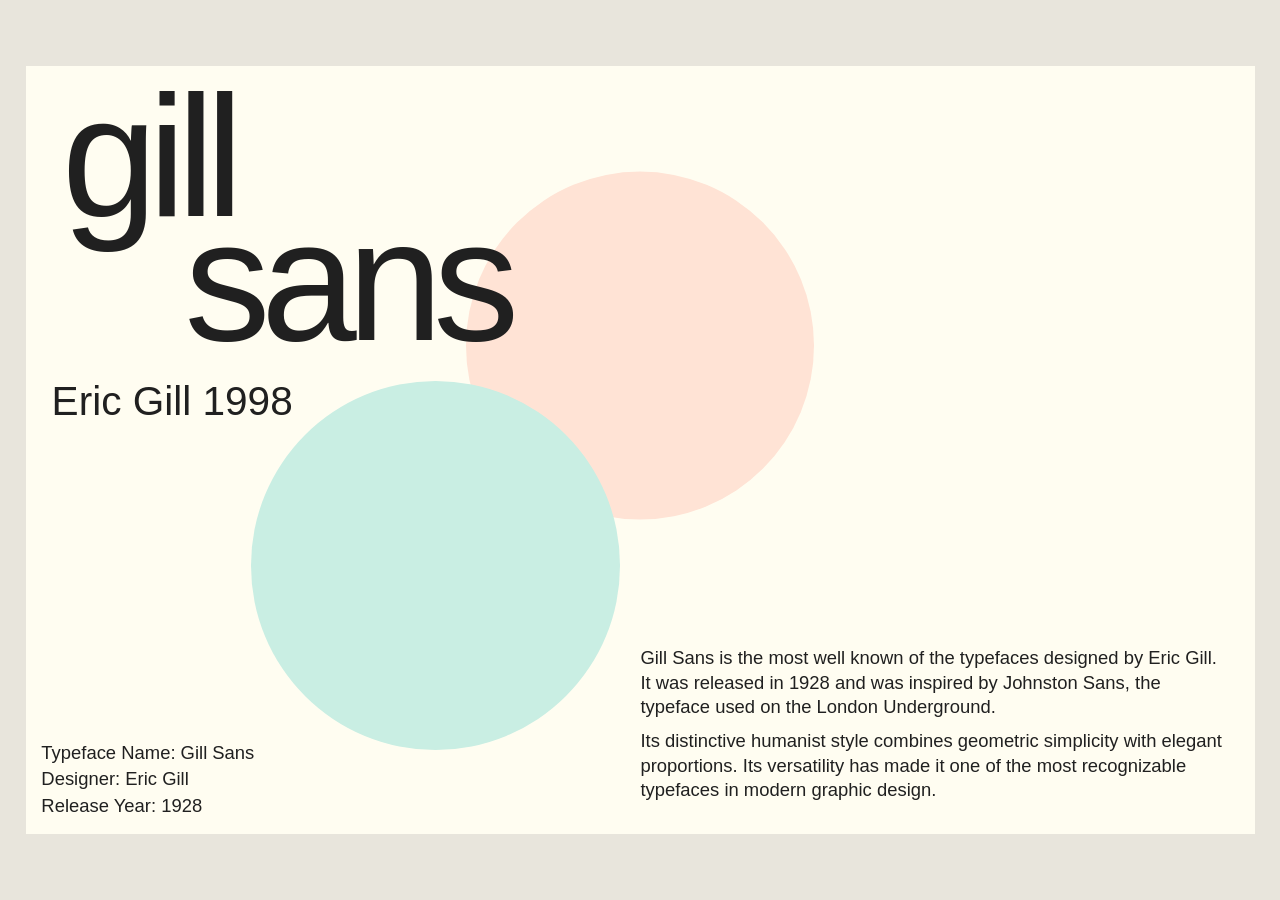
<file: design_1/code-1/index.html>
<!doctype html>
<html lang="ko">
  <head>
    <meta charset="UTF-8" />
    <meta name="viewport" content="width=device-width, initial-scale=1.0" />

    <title>Gill Sans Typography Poster</title>

    <link rel="stylesheet" href="style.css" />
  </head>

  <body>
    <main class="poster">
      <!-- 상단 메타 정보 -->
      <header class="poster-header">
        <span>TYPEFACE STUDY</span>
        <span>NO. 01 / 1928</span>
      </header>

      <!-- 메인 포스터 영역 -->
      <section class="poster-main">
        <!-- 원형 그래픽 -->
        <div class="circle circle-orange"></div>
        <div class="circle circle-mint"></div>

        <!-- 메인 타이포그래피 -->
        <div class="main-title">
          <h1>gill</h1>
          <h1 class="sans">sans</h1>
        </div>

        <!-- 디자이너 정보 -->
        <p class="designer">Eric Gill 1998</p>
      </section>

      <!-- 하단 정보 영역 -->
      <footer class="poster-footer">
        <!-- 폰트 기본 정보 -->
        <div class="font-info">
          <p>Typeface Name: Gill Sans</p>
          <p>Designer: Eric Gill</p>
          <p>Release Year: 1928</p>
        </div>

        <!-- 폰트 설명 -->
        <div class="description">
          <p>
            Gill Sans is the most well known of the typefaces designed by Eric
            Gill. It was released in 1928 and was inspired by Johnston Sans, the
            typeface used on the London Underground.
          </p>

          <p>
            Its distinctive humanist style combines geometric simplicity with
            elegant proportions. Its versatility has made it one of the most
            recognizable typefaces in modern graphic design.
          </p>
        </div>
      </footer>
    </main>
  </body>
</html>
</file>
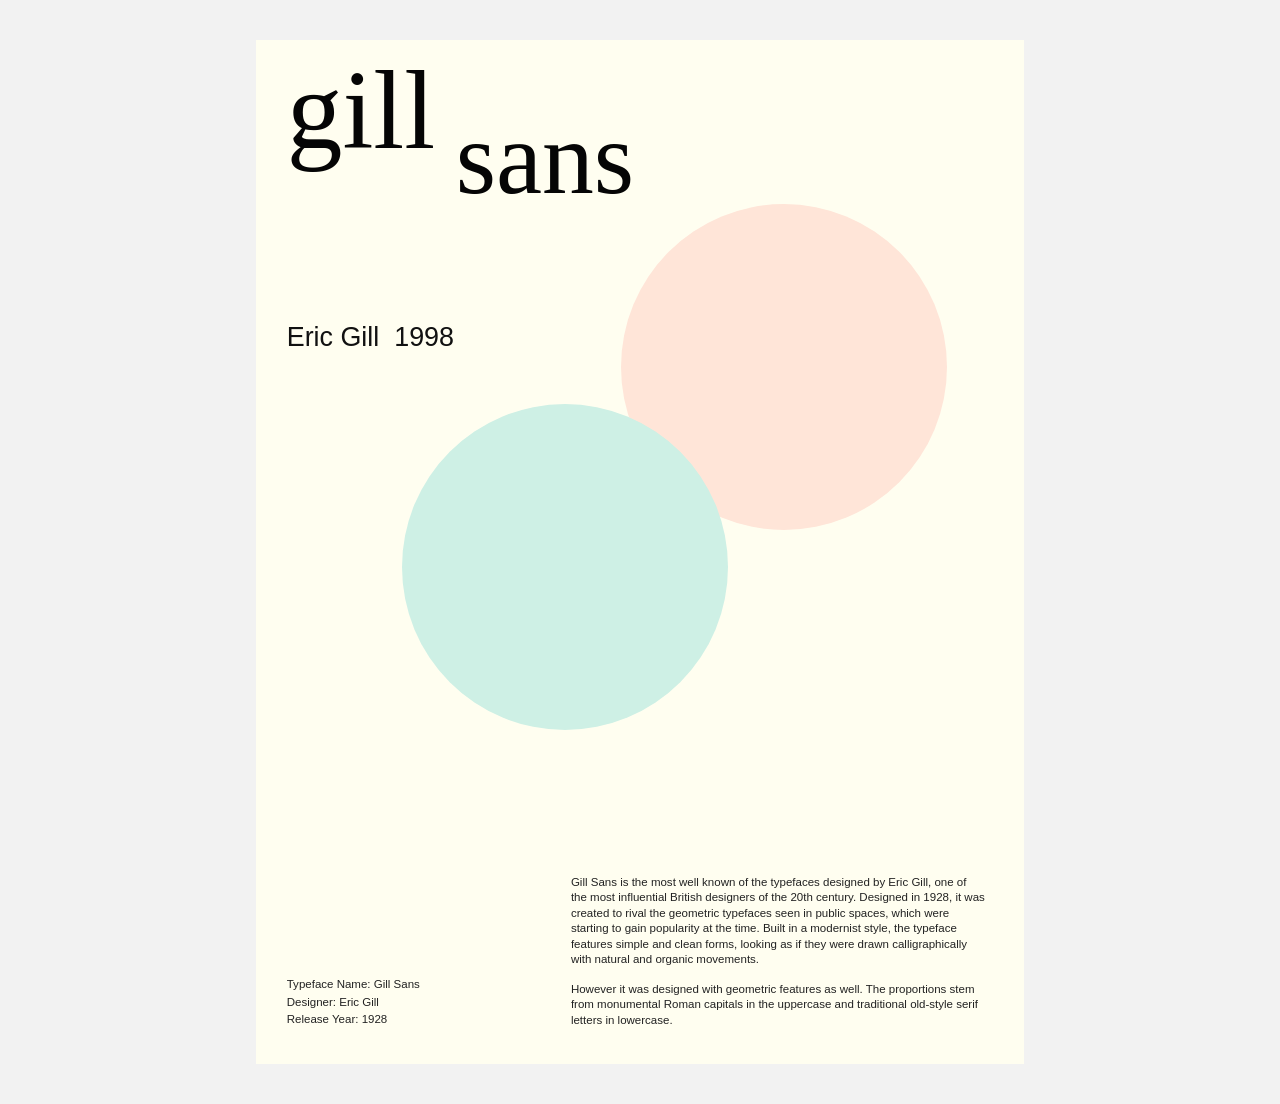
<file: design_1/code-2/index.html>
<!doctype html>
<html lang="en">
  <head>
    <meta charset="UTF-8" />
    <meta name="viewport" content="width=device-width, initial-scale=1.0" />
    <title>Gill Sans Typeface</title>
    <link rel="stylesheet" href="style.css" />
  </head>

  <body>
    <main class="page">
      <section class="poster">
        <!-- 제목 -->
        <div class="title-gill">gill</div>
        <div class="title-sans">sans</div>

        <!-- 서브 타이틀 -->
        <div class="subtitle">Eric Gill&nbsp; 1998</div>

        <!-- 원형 도형 -->
        <div class="circle circle-peach"></div>
        <div class="circle circle-mint"></div>

        <!-- 하단 왼쪽 정보 -->
        <div class="poster-info">
          <p>Typeface Name: Gill Sans</p>
          <p>Designer: Eric Gill</p>
          <p>Release Year: 1928</p>
        </div>

        <!-- 하단 본문 -->
        <div class="description">
          <p>
            Gill Sans is the most well known of the typefaces designed by Eric
            Gill, one of the most influential British designers of the 20th
            century. Designed in 1928, it was created to rival the geometric
            typefaces seen in public spaces, which were starting to gain
            popularity at the time. Built in a modernist style, the typeface
            features simple and clean forms, looking as if they were drawn
            calligraphically with natural and organic movements.
          </p>

          <p>
            However it was designed with geometric features as well. The
            proportions stem from monumental Roman capitals in the uppercase and
            traditional old-style serif letters in lowercase.
          </p>
        </div>
      </section>
    </main>
  </body>
</html>
</file>
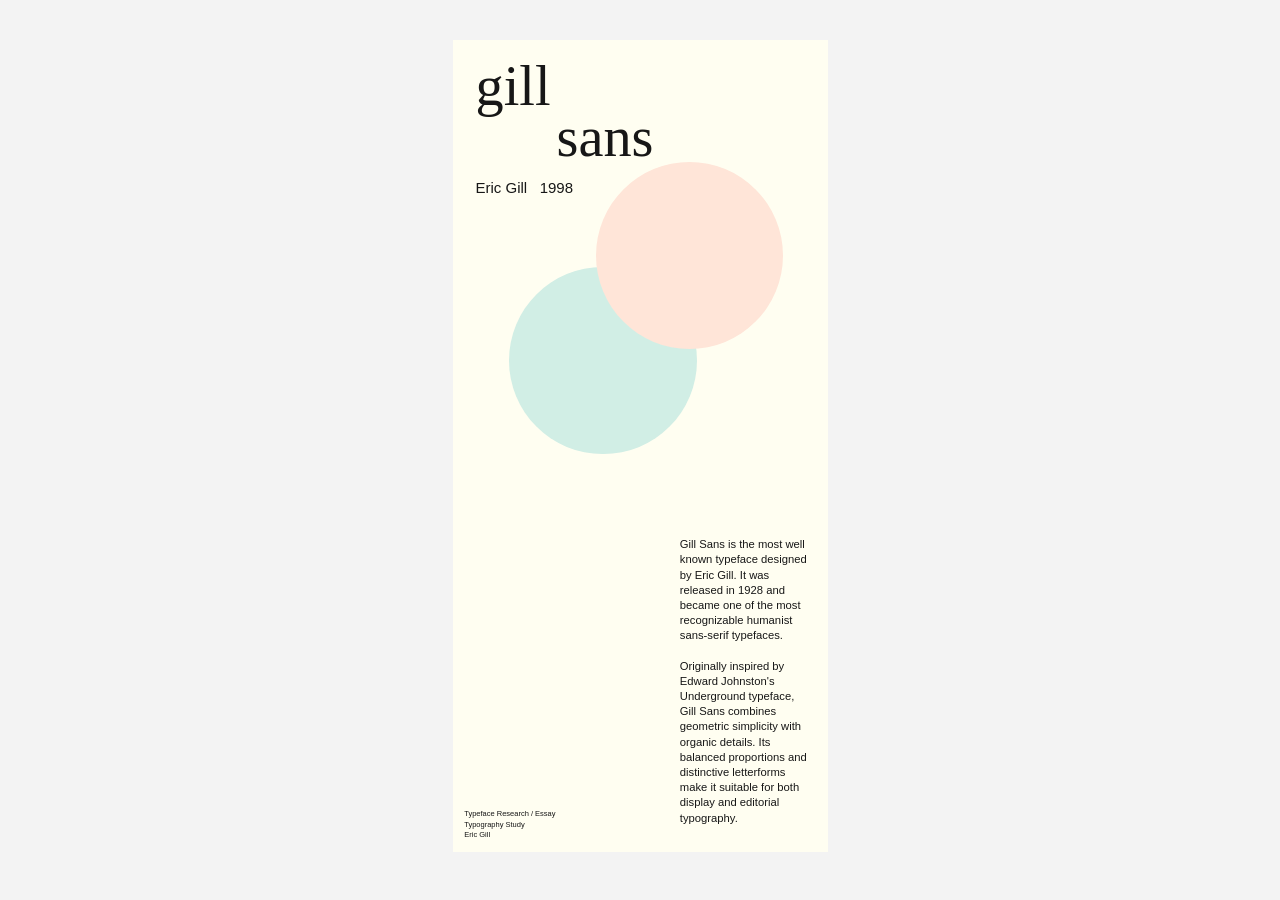
<file: design_1/code-3/index.html>
<!doctype html>
<html lang="ko">
  <head>
    <meta charset="UTF-8" />
    <meta name="viewport" content="width=device-width, initial-scale=1.0" />
    <title>Gill Sans Typography</title>
    <link rel="stylesheet" href="style.css" />
  </head>

  <body>
    <main class="page">
      <!-- Frame 30 : Poster -->
      <section class="poster">
        <!-- Frame 24 -->
        <header class="poster-header">
          <!-- Frame 23 -->
          <div class="title-group">
            <div class="title-gill">gill</div>
            <div class="title-sans">sans</div>
          </div>

          <!-- Frame 25 -->
          <div class="artist-info">Eric Gill&nbsp;&nbsp; 1998</div>
        </header>

        <!-- Frame 26 + Frame 27 -->
        <div class="circle-stage">
          <div class="circle circle-mint"></div>

          <div class="circle circle-peach"></div>
        </div>

        <!-- Frame 28 -->
        <section class="content-area">
          <div class="description">
            Gill Sans is the most well known typeface designed by Eric Gill. It
            was released in 1928 and became one of the most recognizable
            humanist sans-serif typefaces.

            <br /><br />

            Originally inspired by Edward Johnston's Underground typeface, Gill
            Sans combines geometric simplicity with organic details. Its
            balanced proportions and distinctive letterforms make it suitable
            for both display and editorial typography.
          </div>
        </section>

        <!-- Frame 29 + Footer -->
        <footer class="bottom-info">
          <div class="typeface-name">Typeface Name: Gill Sans Design</div>

          <div class="footer-info">
            Typeface Research / Essay<br />
            Typography Study<br />
            Eric Gill
          </div>
        </footer>
      </section>
    </main>
  </body>
</html>
</file>
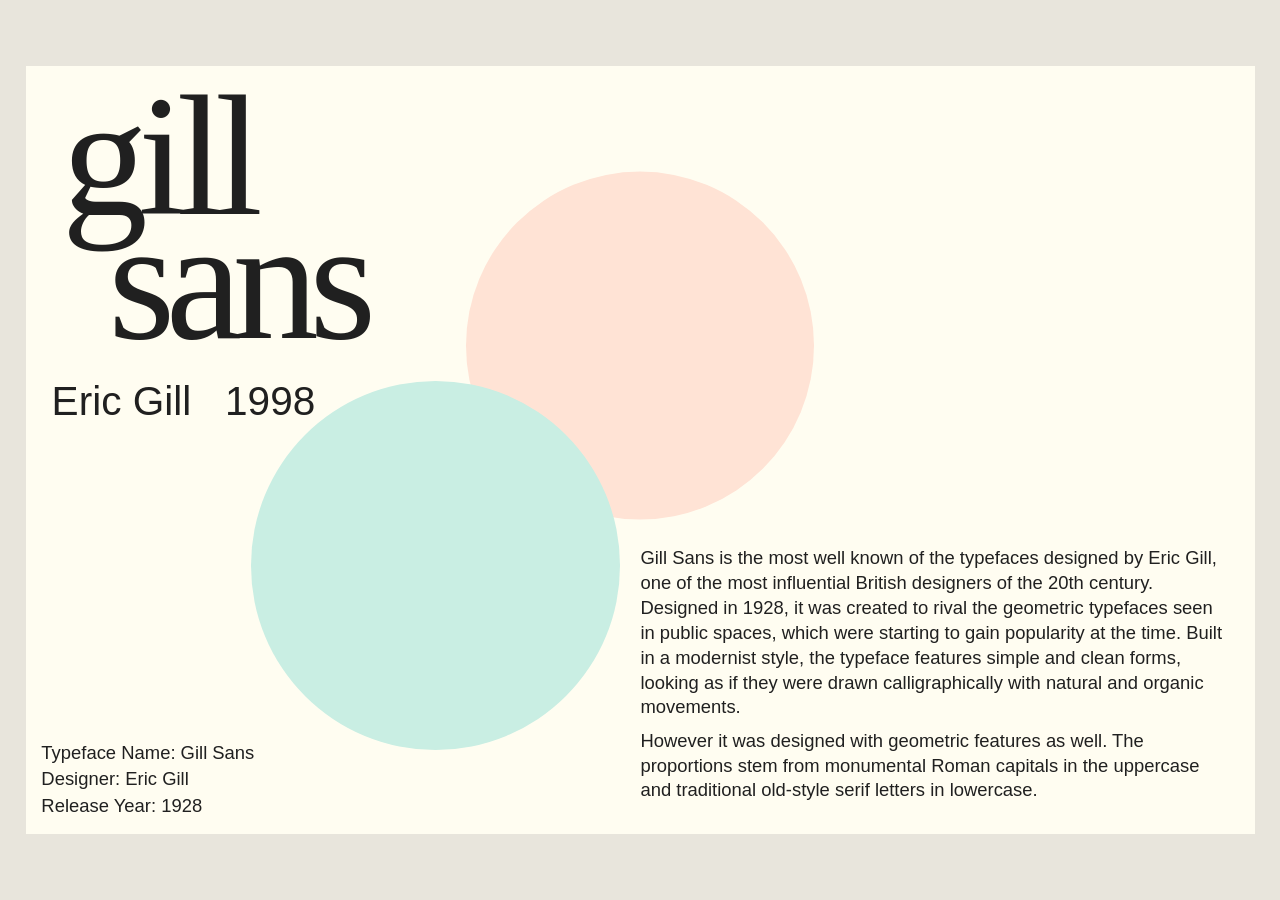
<file: design_1/wep-p/index.html>
<!doctype html>
<html lang="ko">
  <head>
    <meta charset="UTF-8" />
    <meta name="viewport" content="width=device-width, initial-scale=1.0" />
    <title>Gill Sans Typography</title>
    <link rel="stylesheet" href="style.css" />
  </head>

  <body>
    <main class="page">
      <section class="poster">
        <!-- MAIN GRID -->
        <div class="poster-main">
          <!-- TITLE -->
          <header class="main-title">
            <h1>
              <span class="gill">gill</span>
              <span class="sans">sans</span>
            </h1>
          </header>

          <!-- CIRCLE GRAPHICS -->
          <div class="circle-stage">
            <div class="circle circle-orange"></div>
            <div class="circle circle-mint"></div>
          </div>

          <!-- DESIGNER -->
          <div class="designer">Eric Gill&nbsp;&nbsp; 1998</div>
        </div>

        <!-- FOOTER GRID -->
        <footer class="poster-footer">
          <!-- FONT INFORMATION -->
          <div class="font-info">
            <p>Typeface Name: Gill Sans</p>
            <p>Designer: Eric Gill</p>
            <p>Release Year: 1928</p>
          </div>

          <!-- DESCRIPTION -->
          <div class="description">
            <p>
              Gill Sans is the most well known of the typefaces designed by Eric
              Gill, one of the most influential British designers of the 20th
              century. Designed in 1928, it was created to rival the geometric
              typefaces seen in public spaces, which were starting to gain
              popularity at the time. Built in a modernist style, the typeface
              features simple and clean forms, looking as if they were drawn
              calligraphically with natural and organic movements.
            </p>

            <p>
              However it was designed with geometric features as well. The
              proportions stem from monumental Roman capitals in the uppercase
              and traditional old-style serif letters in lowercase.
            </p>
          </div>
        </footer>
      </section>
    </main>
  </body>
</html>
</file>
<file: design_1/code-1/style.css>
/* =========================================
   1. RESET & BASIC
========================================= */

* {
  margin: 0;
  padding: 0;
  box-sizing: border-box;
}

body {
  background: #e8e5dc;
  font-family: "Gill Sans", "Gill Sans MT", sans-serif;
  color: #202020;

  min-height: 100svh;
  padding: clamp(8px, 2vw, 30px);

  display: grid;
  place-items: center;
}

/* =========================================
   2. POSTER FRAME
   Figma 1440 x 900 비율
========================================= */

.poster {
  width: min(100%, 160svh);
  aspect-ratio: 8 / 5;

  background: #fffdf1;

  display: grid;
  grid-template-columns: repeat(12, minmax(0, 1fr));
  grid-template-rows: repeat(10, minmax(0, 1fr));

  position: relative;
  overflow: hidden;

  container-type: inline-size;
}

/* 피그마 레이어에 상단 헤더가 없으므로 숨김 */

.poster-header {
  display: none;
}

/* =========================================
   3. MAIN GRID
========================================= */

.poster-main {
  grid-area: 1 / 1 / -1 / -1;

  display: grid;

  grid-template-columns: repeat(12, minmax(0, 1fr));
  grid-template-rows: repeat(10, minmax(0, 1fr));

  position: relative;
  min-width: 0;
  min-height: 0;
}

/* =========================================
   4. CIRCLE GRAPHICS
========================================= */

.circle {
  aspect-ratio: 1 / 1;
  border-radius: 50%;

  position: relative;
}

/* Orange Circle */

.circle-orange {
  background: #ffe3d5;

  grid-column: 5 / 9;
  grid-row: 5 / 7;

  width: 85%;

  align-self: center;
  justify-self: center;

  transform: translateY(-30%);

  z-index: 1;
}

/* Mint Circle */

.circle-mint {
  background: #c9eee3;

  grid-column: 3 / 7;
  grid-row: 5 / 10;

  width: 90%;

  align-self: center;
  justify-self: center;

  z-index: 2;
}

/* =========================================
   5. MAIN TITLE
========================================= */

.main-title {
  grid-column: 1 / 8;
  grid-row: 1 / 6;

  display: flex;
  flex-direction: column;
  justify-content: flex-start;

  padding-top: 4%;
  padding-left: 5%;

  position: relative;
  z-index: 3;

  line-height: 0.72;
  min-width: 0;
}

.main-title h1 {
  font-size: clamp(20px, 14cqw, 210px);

  font-weight: 400;
  letter-spacing: -0.055em;

  text-transform: lowercase;
  white-space: nowrap;
}

.main-title .sans {
  margin-left: 18%;
}

/* =========================================
   6. DESIGNER INFORMATION
========================================= */

.designer {
  grid-column: 1 / 6;
  grid-row: 5 / 7;

  position: relative;
  z-index: 4;

  align-self: start;

  padding-left: 5%;
  padding-top: 1%;

  font-size: clamp(10px, 3.3cqw, 48px);
  font-weight: 400;

  white-space: nowrap;
}

/* =========================================
   7. FOOTER GRID
   Pile Pattern
========================================= */

.poster-footer {
  grid-area: 1 / 1 / -1 / -1;

  display: grid;

  grid-template-columns: repeat(12, minmax(0, 1fr));
  grid-template-rows: repeat(10, minmax(0, 1fr));

  position: relative;
  z-index: 5;

  pointer-events: none;
}

.poster-footer > div {
  pointer-events: auto;
}

/* =========================================
   8. FONT INFORMATION
========================================= */

.font-info {
  grid-column: 1 / 4;
  grid-row: 9 / 11;

  display: flex;
  flex-direction: column;

  justify-content: flex-end;
  gap: 1%;

  padding-left: 5%;
  padding-bottom: 5%;

  font-size: clamp(7px, 1.5cqw, 20px);
  line-height: 1.35;
}

/* =========================================
   9. DESCRIPTION
========================================= */

.description {
  grid-column: 7 / 13;
  grid-row: 7 / 11;

  display: flex;
  flex-direction: column;

  justify-content: flex-end;
  gap: 3%;

  padding-right: 4%;
  padding-bottom: 5%;

  font-size: clamp(7px, 1.5cqw, 20px);
  line-height: 1.35;

  max-width: 100%;
}

/* =========================================
   10. TABLET
========================================= */

@media (max-width: 768px) {
  .poster {
    width: 100%;
    aspect-ratio: 8 / 5;
  }

  .main-title {
    grid-column: 1 / 8;
    grid-row: 1 / 6;

    padding-left: 4%;
  }

  .main-title h1 {
    font-size: 14cqw;
  }

  .main-title .sans {
    margin-left: 16%;
  }

  .circle-orange {
    grid-column: 5 / 10;
    grid-row: 1 / 6;
  }

  .circle-mint {
    grid-column: 3 / 8;
    grid-row: 5 / 10;
  }

  .designer {
    grid-column: 1 / 6;
    grid-row: 5 / 7;

    padding-left: 4%;
  }

  .font-info {
    grid-column: 1 / 5;
    grid-row: 9 / 11;
  }

  .description {
    grid-column: 6 / 13;
    grid-row: 7 / 11;
  }
}

/* =========================================
   11. MOBILE
========================================= */

@media (max-width: 480px) {
  body {
    padding: 10px;
  }

  .poster {
    width: 100%;
    aspect-ratio: 4 / 5;

    grid-template-columns: repeat(4, minmax(0, 1fr));
    grid-template-rows: repeat(10, minmax(0, 1fr));
  }

  .poster-main {
    grid-template-columns: repeat(4, minmax(0, 1fr));
    grid-template-rows: repeat(10, minmax(0, 1fr));
  }

  .main-title {
    grid-column: 1 / 5;
    grid-row: 2 / 6;

    padding-left: 3%;
    padding-top: 5%;
  }

  .main-title h1 {
    font-size: 17cqw;
  }

  .main-title .sans {
    margin-left: 12%;
  }

  .circle-orange {
    grid-column: 3 / 5;
    grid-row: 1 / 5;

    width: 95%;
  }

  .circle-mint {
    grid-column: 2 / 5;
    grid-row: 4 / 7;

    width: 90%;
  }

  .designer {
    grid-column: 1 / 5;
    grid-row: 6 / 7;

    padding-left: 12%;
    padding-top: 0;

    font-size: 4cqw;
  }

  .poster-footer {
    grid-template-columns: repeat(4, minmax(0, 1fr));
    grid-template-rows: repeat(10, minmax(0, 1fr));
  }

  .font-info {
    grid-column: 1 / 5;
    grid-row: 8 / 9;

    padding-left: 3%;
    padding-bottom: 0;

    font-size: 2.8cqw;
  }

  .description {
    grid-column: 1 / 5;
    grid-row: 9 / 11;

    padding: 0 3% 3%;

    font-size: 2.8cqw;
    line-height: 1.3;
  }
}

/* =========================================
   12. LANDSCAPE
========================================= */

@media (orientation: landscape) and (max-height: 500px) {
  .poster {
    width: min(100%, 160svh);
  }
}
</file>
<file: design_1/code-2/style.css>
/* =====================================
   1. RESET
===================================== */

* {
  margin: 0;
  padding: 0;
  box-sizing: border-box;
}

body {
  background: #f2f2f2;
  font-family: Arial, sans-serif;
}

/* =====================================
   2. PAGE
===================================== */

.page {
  width: 100%;
  min-height: 100vh;

  display: flex;
  justify-content: center;
  align-items: center;

  padding: 40px 20px;
}

/* =====================================
   3. POSTER - PARENT FRAME
===================================== */

.poster {
  width: 100%;
  max-width: 768px;

  aspect-ratio: 3 / 4;

  position: relative;
  container-type: inline-size;

  overflow: hidden;

  background-color: #fffef0;
}

/* =====================================
   4. MAIN TITLE
===================================== */

.title-gill {
  position: absolute;

  top: 2.5%;
  left: 4%;

  font-family: "Times New Roman", serif;
  font-size: 14.5cqw;
  line-height: 0.8;

  color: #050505;
}

.title-sans {
  position: absolute;

  top: 7.5%;
  left: 26%;

  font-family: "Times New Roman", serif;
  font-size: 13.5cqw;
  line-height: 0.8;

  color: #050505;
}

/* =====================================
   5. SUBTITLE
===================================== */

.subtitle {
  position: absolute;

  top: 27.5%;
  left: 4%;

  font-family: "Gill Sans", "Arial", sans-serif;
  font-size: 3.5cqw;

  color: #111;
}

/* =====================================
   6. CIRCLES
===================================== */

.circle {
  position: absolute;

  width: 42.5%;
  aspect-ratio: 1 / 1;

  border-radius: 50%;
}

/* Peach Circle */

.circle-peach {
  top: 16%;
  left: 47.5%;

  background-color: #ffe5d8;
}

/* Mint Circle */

.circle-mint {
  top: 35.5%;
  left: 19%;

  background-color: #cef0e5;
}

/* =====================================
   7. BOTTOM LEFT INFORMATION
===================================== */

.poster-info {
  position: absolute;

  left: 4%;
  bottom: 3.5%;

  width: 32%;

  font-family: Arial, sans-serif;
  font-size: 1.5cqw;
  line-height: 1.5;

  color: #222;
}

/* =====================================
   8. DESCRIPTION
===================================== */

.description {
  position: absolute;

  left: 41%;
  bottom: 3.5%;

  width: 54%;

  font-family: Arial, sans-serif;
  font-size: 1.5cqw;
  line-height: 1.35;

  color: #222;
}

.description p + p {
  margin-top: 1.2em;
}

/* =====================================
   9. RESPONSIVE
===================================== */

@media (max-width: 480px) {
  .page {
    padding: 20px 12px;
  }
}
</file>
<file: design_1/code-3/style.css>
/* ========================================
   1. RESET
======================================== */

* {
  margin: 0;
  padding: 0;
  box-sizing: border-box;
}

html,
body {
  width: 100%;
  min-height: 100%;
}

body {
  background: #f3f3f3;
  color: #171717;
  font-family: Arial, sans-serif;
}

/* ========================================
   2. PAGE
======================================== */

.page {
  width: 100%;
  min-height: 100vh;

  display: flex;
  justify-content: center;
  align-items: flex-start;

  padding: 40px 20px;
}

/* ========================================
   3. FRAME 30 : POSTER
======================================== */

.poster {
  width: 100%;
  max-width: 375px;

  aspect-ratio: 375 / 812;

  container-type: size;

  background: #fffef1;

  position: relative;
  overflow: hidden;

  display: grid;

  grid-template-rows:
    15%
    37%
    34%
    14%;
}

/* ========================================
   4. FRAME 24 : HEADER
======================================== */

.poster-header {
  grid-row: 1;

  width: 100%;
  height: 100%;

  padding-left: 6%;
  padding-top: 6%;

  display: flex;
  flex-direction: column;
  align-items: flex-start;
}

.title-group {
  width: 100%;

  font-family: Georgia, "Times New Roman", serif;
  font-weight: 200;

  line-height: 0.85;
}

.title-gill {
  font-size: 15cqw;
}

.title-sans {
  font-size: 15cqw;

  margin-left: 23%;
  margin-top: 1%;
}

.artist-info {
  font-size: 4cqw;

  margin-top: 5%;
  font-family: Arial, sans-serif;
}

/* ========================================
   5. FRAME 26 + 27 : CIRCLES
======================================== */

.circle-stage {
  grid-row: 2;

  width: 100%;
  height: 100%;

  position: relative;
}

.circle {
  position: absolute;

  width: 50%;
  aspect-ratio: 1 / 1;

  border-radius: 50%;
}

.circle-mint {
  background: #d1eee5;

  left: 15%;
  top: 35%;
}

.circle-peach {
  background: #ffe5d8;

  left: 38%;
  top: 0;
}

/* ========================================
   6. FRAME 28 : DESCRIPTION
======================================== */

.content-area {
  grid-row: 3;

  width: 100%;
  height: 100%;

  display: flex;
  justify-content: flex-end;
  align-items: flex-start;

  padding-top: 20%;
  padding-right: 4%;
}

.description {
  width: 27%;

  font-family: Arial, sans-serif;
  font-size: 3cqw;
  line-height: 1.35;

  text-align: left;
  overflow-wrap: break-word;
}

.description {
  width: 37%;

  font-family: Arial, sans-serif;

  font-size: qw;
  line-height: 1.35;

  text-align: left;

  overflow-wrap: break-word;
}

/* ========================================
   7. FRAME 29 : BOTTOM INFO
======================================== */

.bottom-info {
  grid-row: 4;

  width: 100%;
  height: 100%;

  padding-left: 3%;
  padding-bottom: 3%;

  display: flex;
  flex-direction: column;

  justify-content: flex-end;
  align-items: flex-start;

  gap: 5%;
}

.typeface-name {
  font-size: 0cqw;
  line-height: 1.3;
}

.footer-info {
  font-size: 2cqw;
  line-height: 1.4;
}

/* ========================================
   8. RESPONSIVE
======================================== */

@media (max-width: 768px) {
  .page {
    padding: 24px 16px;
  }

  .poster {
    width: 100%;
    max-width: 375px;
  }
}

@media (max-width: 480px) {
  .page {
    padding: 12px;
  }

  .poster {
    width: 100%;
  }
}
</file>
<file: design_1/wep-p/style.css>
/* =========================================
   1. RESET & BASIC
========================================= */

* {
  margin: 0;
  padding: 0;
  box-sizing: border-box;
}

html,
body {
  width: 100%;
  min-height: 100%;
}

body {
  background: #e8e5dc;
  color: #202020;
  font-family: "Gill Sans", "Gill Sans MT", sans-serif;

  min-height: 100svh;

  display: grid;
  place-items: center;
}

/* =========================================
   2. PAGE
========================================= */

.page {
  width: 100%;
  min-height: 100svh;

  display: flex;
  justify-content: center;
  align-items: center;

  padding: clamp(8px, 2vw, 30px);
}

/* =========================================
   3. POSTER FRAME
   DESKTOP : 8 / 5
========================================= */

.poster {
  width: min(100%, 160svh);

  aspect-ratio: 8 / 5;

  background: #fffdf1;

  position: relative;
  overflow: hidden;

  container-type: inline-size;

  display: grid;

  grid-template-columns: repeat(12, minmax(0, 1fr));
  grid-template-rows: repeat(10, minmax(0, 1fr));
}

/* =========================================
   4. MAIN GRID
========================================= */

.poster-main {
  grid-area: 1 / 1 / -1 / -1;

  display: grid;

  grid-template-columns: repeat(12, minmax(0, 1fr));
  grid-template-rows: repeat(10, minmax(0, 1fr));

  position: relative;

  min-width: 0;
  min-height: 0;
}

/* =========================================
   5. CIRCLE STAGE
   PILE PATTERN
========================================= */

.circle-stage {
  grid-area: 1 / 1 / -1 / -1;

  display: grid;

  grid-template-columns: repeat(12, minmax(0, 1fr));
  grid-template-rows: repeat(10, minmax(0, 1fr));

  position: relative;
  z-index: 1;

  pointer-events: none;
}

.circle {
  aspect-ratio: 1 / 1;
  border-radius: 50%;

  position: relative;
}

/* ORANGE CIRCLE */

.circle-orange {
  background: #ffe3d5;

  grid-column: 5 / 9;
  grid-row: 5 / 7;

  width: 85%;

  align-self: center;
  justify-self: center;

  transform: translateY(-30%);

  z-index: 1;
}

/* MINT CIRCLE */

.circle-mint {
  background: #c9eee3;

  grid-column: 3 / 7;
  grid-row: 5 / 10;

  width: 90%;

  align-self: center;
  justify-self: center;

  z-index: 2;
}

/* =========================================
   6. MAIN TITLE
========================================= */

.main-title {
  grid-column: 1 / 8;
  grid-row: 1 / 6;

  display: flex;
  flex-direction: column;

  justify-content: flex-start;
  align-items: flex-start;

  padding-top: 4%;
  padding-left: 5%;

  position: relative;
  z-index: 3;

  min-width: 0;
}

.main-title h1 {
  display: flex;
  flex-direction: column;

  font-family: "Times New Roman", serif;

  font-size: clamp(20px, 14cqw, 210px);
  font-weight: 400;

  line-height: 0.72;
  letter-spacing: -0.055em;

  text-transform: lowercase;
  white-space: nowrap;
}

.main-title .sans {
  margin-left: 18%;
}

/* =========================================
   7. DESIGNER INFORMATION
========================================= */

.designer {
  grid-column: 1 / 6;
  grid-row: 5 / 7;

  position: relative;
  z-index: 4;

  align-self: start;

  padding-left: 5%;
  padding-top: 1%;

  font-size: clamp(10px, 3.3cqw, 48px);
  font-weight: 400;

  white-space: nowrap;
}

/* =========================================
   8. FOOTER GRID
   PILE PATTERN
========================================= */

.poster-footer {
  grid-area: 1 / 1 / -1 / -1;

  display: grid;

  grid-template-columns: repeat(12, minmax(0, 1fr));
  grid-template-rows: repeat(10, minmax(0, 1fr));

  position: relative;
  z-index: 5;

  pointer-events: none;
}

.poster-footer > div {
  pointer-events: auto;
}

/* =========================================
   9. FONT INFORMATION
========================================= */

.font-info {
  grid-column: 1 / 4;
  grid-row: 9 / 11;

  display: flex;
  flex-direction: column;

  justify-content: flex-end;
  align-items: flex-start;

  gap: 1%;

  padding-left: 5%;
  padding-bottom: 5%;

  font-size: clamp(8px, 1.5cqw, 20px);
  line-height: 1.35;
}

/* =========================================
   10. DESCRIPTION
========================================= */

.description {
  grid-column: 7 / 13;
  grid-row: 7 / 11;

  display: flex;
  flex-direction: column;

  justify-content: flex-end;
  align-items: flex-start;

  gap: 3%;

  padding-right: 4%;
  padding-bottom: 5%;

  font-size: clamp(8px, 1.5cqw, 20px);
  line-height: 1.35;

  max-width: 100%;
}

/* =========================================
   11. TABLET
   481px ~ 1024px
   ASPECT RATIO : 3 / 4
========================================= */

@media (max-width: 1024px) {
  .page {
    align-items: flex-start;
    padding: 24px 16px;
  }

  .poster {
    width: min(100%, 78vw);

    aspect-ratio: 3 / 4;

    grid-template-columns: repeat(8, minmax(0, 1fr));
    grid-template-rows: repeat(12, minmax(0, 1fr));
  }

  .poster-main {
    grid-template-columns: repeat(8, minmax(0, 1fr));
    grid-template-rows: repeat(12, minmax(0, 1fr));
  }

  .circle-stage {
    grid-template-columns: repeat(8, minmax(0, 1fr));
    grid-template-rows: repeat(12, minmax(0, 1fr));
  }

  /* TITLE */

  .main-title {
    grid-column: 1 / 8;
    grid-row: 1 / 4;

    padding-left: 6%;
    padding-top: 5%;
  }

  .main-title h1 {
    font-size: 15cqw;
    line-height: 0.85;
  }

  .main-title .sans {
    margin-left: 23%;
    margin-top: 1%;
  }

  /* DESIGNER */

  .designer {
    grid-column: 1 / 6;
    grid-row: 4 / 5;

    padding-left: 6%;
    padding-top: 1%;

    font-size: 3.5cqw;
  }

  /* CIRCLES */

  .circle-orange {
    grid-column: 4 / 8;
    grid-row: 3 / 7;

    width: 85%;

    transform: none;
  }

  .circle-mint {
    grid-column: 2 / 6;
    grid-row: 5 / 9;

    width: 90%;
  }

  /* FONT INFO */

  .poster-footer {
    grid-template-columns: repeat(8, minmax(0, 1fr));
    grid-template-rows: repeat(12, minmax(0, 1fr));
  }

  .font-info {
    grid-column: 1 / 4;
    grid-row: 11 / 13;

    padding-left: 5%;
    padding-bottom: 5%;

    font-size: 1.5cqw;
  }

  /* DESCRIPTION */

  .description {
    grid-column: 4 / 9;
    grid-row: 8 / 13;

    padding-right: 5%;
    padding-bottom: 5%;

    font-size: 1.5cqw;
    line-height: 1.35;
  }
}

/* =========================================
   12. MOBILE
   MAX WIDTH : 480px
   ASPECT RATIO : 375 / 812
========================================= */

@media (max-width: 480px) {
  .page {
    padding: 12px;

    align-items: flex-start;
  }

  .poster {
    width: 100%;

    aspect-ratio: 375 / 812;

    grid-template-columns: repeat(4, minmax(0, 1fr));
    grid-template-rows: repeat(12, minmax(0, 1fr));
  }

  .poster-main {
    grid-template-columns: repeat(4, minmax(0, 1fr));
    grid-template-rows: repeat(12, minmax(0, 1fr));
  }

  .circle-stage {
    grid-template-columns: repeat(4, minmax(0, 1fr));
    grid-template-rows: repeat(12, minmax(0, 1fr));
  }

  /* TITLE */

  .main-title {
    grid-column: 1 / 5;
    grid-row: 1 / 4;

    padding-left: 4%;
    padding-top: 5%;
  }

  .main-title h1 {
    font-size: 16cqw;
    line-height: 0.85;
  }

  .main-title .sans {
    margin-left: 23%;
    margin-top: 1%;
  }

  /* DESIGNER */

  .designer {
    grid-column: 1 / 5;
    grid-row: 4 / 5;

    padding-left: 5%;
    padding-top: 0;

    font-size: 3.5cqw;
  }

  /* CIRCLES */

  .circle-orange {
    grid-column: 3 / 5;
    grid-row: 2 / 6;

    width: 95%;

    align-self: center;
    justify-self: center;
  }

  .circle-mint {
    grid-column: 2 / 5;
    grid-row: 5 / 9;

    width: 90%;

    align-self: center;
    justify-self: center;
  }

  /* FONT INFORMATION */

  .poster-footer {
    grid-template-columns: repeat(4, minmax(0, 1fr));
    grid-template-rows: repeat(12, minmax(0, 1fr));
  }

  .font-info {
    grid-column: 1 / 5;
    grid-row: 10 / 11;

    padding-left: 4%;
    padding-bottom: 0;

    font-size: 2.8cqw;
    line-height: 1.35;
  }

  /* DESCRIPTION */

  .description {
    grid-column: 1 / 5;
    grid-row: 11 / 13;

    padding: 0 4% 4%;

    font-size: 2.8cqw;
    line-height: 1.3;

    gap: 2%;
  }
}

/* =========================================
   13. LANDSCAPE
========================================= */

@media (orientation: landscape) and (max-height: 500px) {
  .page {
    align-items: center;
  }

  .poster {
    width: min(100%, 160svh);
    aspect-ratio: 8 / 5;
  }
}
</file>
